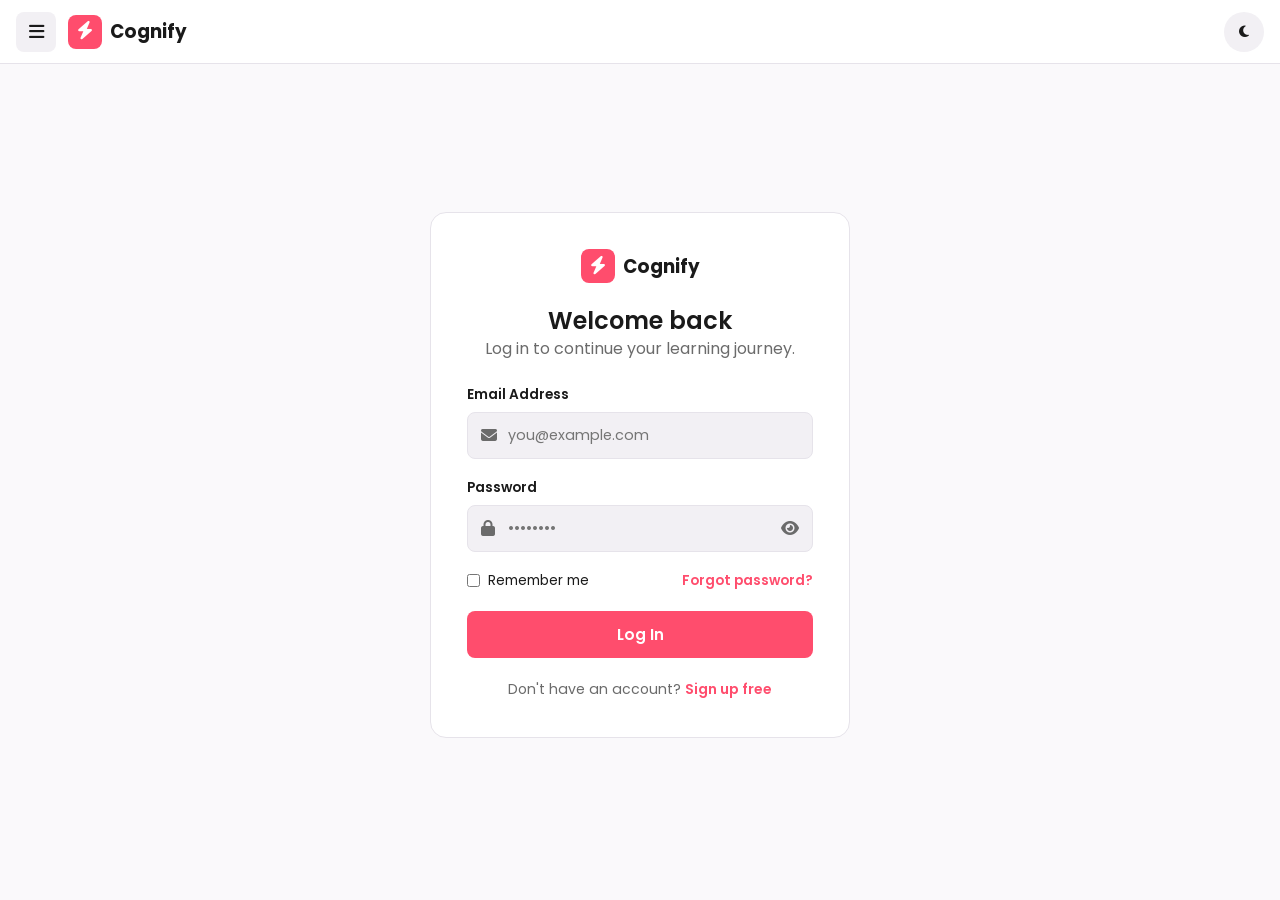
<file: login.html>
<!DOCTYPE html>
<html lang="en">
<head>
<meta charset="UTF-8">
<meta name="viewport" content="width=device-width, initial-scale=1.0">
<title>Log In — Cognify</title>
<link rel="stylesheet" href="https://cdnjs.cloudflare.com/ajax/libs/font-awesome/6.5.1/css/all.min.css">
<link rel="stylesheet" href="css/style.css">
</head>
<body>

<header class="topbar">
  <div class="topbar-left">
    <button class="menu-btn" id="menuBtn" aria-label="Open menu"><i class="fa-solid fa-bars"></i></button>
    <a href="index.html" class="brand">
      <span class="brand-mark"><i class="fa-solid fa-bolt"></i></span>
      <span class="name">Cognify</span>
    </a>
  </div>
  <div class="topbar-right">
    <button class="theme-toggle" aria-label="Toggle dark mode">
      <i class="fa-solid fa-moon"></i>
      <i class="fa-solid fa-sun"></i>
    </button>
  </div>
</header>

<div class="overlay" id="overlay"></div>

<nav class="drawer" id="drawer">
  <div class="drawer-head">
    <a href="index.html" class="brand"><span class="brand-mark"><i class="fa-solid fa-bolt"></i></span><span>Cognify</span></a>
    <button class="drawer-close" id="drawerClose" aria-label="Close menu"><i class="fa-solid fa-xmark"></i></button>
  </div>
  <ul class="drawer-links">
    <li><a href="index.html"><i class="fa-solid fa-house"></i> Home</a></li>
    <li><a href="courses.html"><i class="fa-solid fa-book"></i> Courses</a></li>
    <li><a href="login.html"><i class="fa-solid fa-right-to-bracket"></i> Log In</a></li>
    <li><a href="register.html"><i class="fa-solid fa-user-plus"></i> Sign Up</a></li>
  </ul>
</nav>

<div class="auth-wrap">
  <div class="auth-box">
    <a href="index.html" class="brand"><span class="brand-mark"><i class="fa-solid fa-bolt"></i></span><span>Cognify</span></a>
    <h1>Welcome back</h1>
    <p class="sub">Log in to continue your learning journey.</p>

    <form id="loginForm" novalidate>
      <div class="form-group">
        <label for="email">Email Address</label>
        <div class="input-wrap">
          <i class="fa-solid fa-envelope"></i>
          <input type="email" id="email" placeholder="you@example.com">
        </div>
        <div class="form-error"></div>
      </div>

      <div class="form-group">
        <label for="password">Password</label>
        <div class="input-wrap">
          <i class="fa-solid fa-lock"></i>
          <input type="password" id="password" placeholder="••••••••">
          <i class="fa-solid fa-eye toggle-pw"></i>
        </div>
        <div class="form-error"></div>
      </div>

      <div class="between-row">
        <label class="checkbox-row"><input type="checkbox"> Remember me</label>
        <a href="#" style="color:var(--primary); font-size:0.85rem; font-weight:600;">Forgot password?</a>
      </div>

      <button type="submit" class="btn btn-primary btn-block">Log In</button>
    </form>

    <p class="auth-switch">Don't have an account? <a href="register.html" style="color:var(--primary); font-weight:600;">Sign up free</a></p>
  </div>
</div>

<script src="js/main.js"></script>
</body>
</html>
</file>
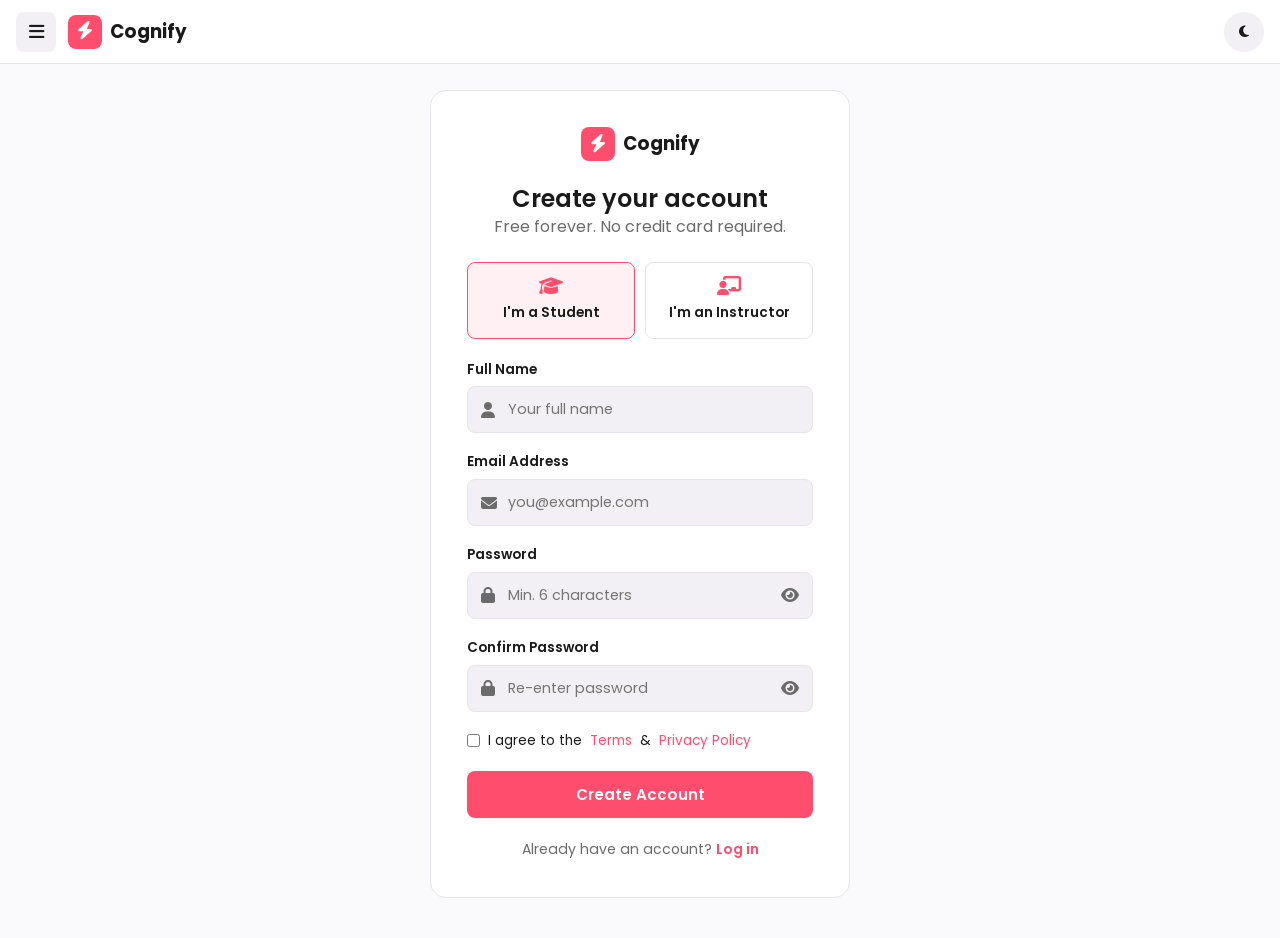
<file: register.html>
<!DOCTYPE html>
<html lang="en">
<head>
<meta charset="UTF-8">
<meta name="viewport" content="width=device-width, initial-scale=1.0">
<title>Create Account — Cognify</title>
<link rel="stylesheet" href="https://cdnjs.cloudflare.com/ajax/libs/font-awesome/6.5.1/css/all.min.css">
<link rel="stylesheet" href="css/style.css">
</head>
<body>

<header class="topbar">
  <div class="topbar-left">
    <button class="menu-btn" id="menuBtn" aria-label="Open menu"><i class="fa-solid fa-bars"></i></button>
    <a href="index.html" class="brand">
      <span class="brand-mark"><i class="fa-solid fa-bolt"></i></span>
      <span class="name">Cognify</span>
    </a>
  </div>
  <div class="topbar-right">
    <button class="theme-toggle" aria-label="Toggle dark mode">
      <i class="fa-solid fa-moon"></i>
      <i class="fa-solid fa-sun"></i>
    </button>
  </div>
</header>

<div class="overlay" id="overlay"></div>

<nav class="drawer" id="drawer">
  <div class="drawer-head">
    <a href="index.html" class="brand"><span class="brand-mark"><i class="fa-solid fa-bolt"></i></span><span>Cognify</span></a>
    <button class="drawer-close" id="drawerClose" aria-label="Close menu"><i class="fa-solid fa-xmark"></i></button>
  </div>
  <ul class="drawer-links">
    <li><a href="index.html"><i class="fa-solid fa-house"></i> Home</a></li>
    <li><a href="courses.html"><i class="fa-solid fa-book"></i> Courses</a></li>
    <li><a href="login.html"><i class="fa-solid fa-right-to-bracket"></i> Log In</a></li>
    <li><a href="register.html"><i class="fa-solid fa-user-plus"></i> Sign Up</a></li>
  </ul>
</nav>

<div class="auth-wrap">
  <div class="auth-box">
    <a href="index.html" class="brand"><span class="brand-mark"><i class="fa-solid fa-bolt"></i></span><span>Cognify</span></a>
    <h1>Create your account</h1>
    <p class="sub">Free forever. No credit card required.</p>

    <form id="registerForm" novalidate>

      <div class="role-row">
        <label class="role-option active">
          <input type="radio" name="role" value="student" checked>
          <i class="fa-solid fa-graduation-cap"></i>
          <span>I'm a Student</span>
        </label>
        <label class="role-option">
          <input type="radio" name="role" value="instructor">
          <i class="fa-solid fa-chalkboard-user"></i>
          <span>I'm an Instructor</span>
        </label>
      </div>

      <div class="form-group">
        <label for="fullname">Full Name</label>
        <div class="input-wrap">
          <i class="fa-solid fa-user"></i>
          <input type="text" id="fullname" placeholder="Your full name">
        </div>
        <div class="form-error"></div>
      </div>

      <div class="form-group">
        <label for="regEmail">Email Address</label>
        <div class="input-wrap">
          <i class="fa-solid fa-envelope"></i>
          <input type="email" id="regEmail" placeholder="you@example.com">
        </div>
        <div class="form-error"></div>
      </div>

      <div class="form-group">
        <label for="regPassword">Password</label>
        <div class="input-wrap">
          <i class="fa-solid fa-lock"></i>
          <input type="password" id="regPassword" placeholder="Min. 6 characters">
          <i class="fa-solid fa-eye toggle-pw"></i>
        </div>
        <div class="form-error"></div>
      </div>

      <div class="form-group">
        <label for="regConfirm">Confirm Password</label>
        <div class="input-wrap">
          <i class="fa-solid fa-lock"></i>
          <input type="password" id="regConfirm" placeholder="Re-enter password">
          <i class="fa-solid fa-eye toggle-pw"></i>
        </div>
        <div class="form-error"></div>
      </div>

      <div class="between-row">
        <label class="checkbox-row"><input type="checkbox" id="agreeTerms"> I agree to the <a href="#" style="color:var(--primary);">Terms</a> &amp; <a href="#" style="color:var(--primary);">Privacy Policy</a></label>
      </div>

      <button type="submit" class="btn btn-primary btn-block">Create Account</button>
    </form>

    <p class="auth-switch">Already have an account? <a href="login.html" style="color:var(--primary); font-weight:600;">Log in</a></p>
  </div>
</div>

<script src="js/main.js"></script>
</body>
</html>
</file>
<file: css/style.css>
/* =========================================================
   Cognify - style.css
   One shared stylesheet used by every page
   ========================================================= */

@import url('https://fonts.googleapis.com/css2?family=Poppins:wght@400;500;600;700&display=swap');

:root {
  --primary: #ff4d6d;
  --primary-dark: #c9184a;
  --success: #2dd4bf;
  --warning: #ffb703;
  --bg: #faf9fb;
  --surface: #ffffff;
  --surface-alt: #f2f0f4;
  --text: #1a1a1a;
  --text-light: #6b6b6b;
  --border: #e6e3ea;
}

[data-theme="dark"] {
  --bg: #121014;
  --surface: #1c1a20;
  --surface-alt: #26232b;
  --text: #f2f0f4;
  --text-light: #a9a4b0;
  --border: #34303a;
}

* { margin: 0; padding: 0; box-sizing: border-box; }

body {
  font-family: 'Poppins', sans-serif;
  background: var(--bg);
  color: var(--text);
  line-height: 1.6;
}

a { text-decoration: none; color: inherit; }
ul { list-style: none; }
img { max-width: 100%; display: block; }
button, input, select, textarea { font-family: inherit; }
button { cursor: pointer; border: none; }

.container {
  width: 100%;
  max-width: 1200px;
  margin: 0 auto;
  padding: 0 20px;
}

h1, h2, h3, h4 { font-weight: 600; line-height: 1.3; }
h1 { font-size: clamp(1.8rem, 5vw, 2.4rem); }
h2 { font-size: clamp(1.5rem, 4vw, 2rem); }
h3 { font-size: 1.2rem; }
p { color: var(--text-light); }

section { padding: 60px 0; }

.eyebrow {
  display: inline-block;
  color: var(--primary);
  font-weight: 600;
  font-size: 0.8rem;
  text-transform: uppercase;
  letter-spacing: 1px;
  margin-bottom: 10px;
}

.section-title { margin-bottom: 36px; }
.section-title.center { text-align: center; max-width: 600px; margin-left: auto; margin-right: auto; }
.section-title p { margin-top: 10px; }

/* ---------- Buttons ---------- */
.btn {
  display: inline-block;
  padding: 12px 24px;
  border-radius: 8px;
  font-weight: 600;
  font-size: 0.95rem;
  transition: 0.2s;
  text-align: center;
  border: none;
}
.btn-primary { background: var(--primary); color: #fff; }
.btn-primary:hover { background: var(--primary-dark); }
.btn-outline { background: transparent; border: 1.5px solid var(--border); color: var(--text); }
.btn-outline:hover { border-color: var(--primary); color: var(--primary); }
.btn-danger { background: transparent; border: 1.5px solid #e11d48; color: #e11d48; }
.btn-danger:hover { background: #e11d48; color: #fff; }
.btn-block { display: block; width: 100%; }
.btn-sm { padding: 9px 18px; font-size: 0.85rem; }
.btn:disabled { opacity: 0.6; cursor: not-allowed; }

/* ---------- Top bar ---------- */
.topbar {
  position: fixed;
  top: 0; left: 0; right: 0;
  height: 64px;
  background: var(--surface);
  border-bottom: 1px solid var(--border);
  display: flex;
  align-items: center;
  justify-content: space-between;
  padding: 0 16px;
  z-index: 1000;
}

.topbar-left { display: flex; align-items: center; gap: 12px; min-width: 0; }

.menu-btn {
  width: 40px; height: 40px;
  border-radius: 8px;
  background: var(--surface-alt);
  display: flex; align-items: center; justify-content: center;
  font-size: 1.1rem;
  color: var(--text);
  flex-shrink: 0;
}

.brand {
  display: flex;
  align-items: center;
  gap: 8px;
  font-weight: 700;
  font-size: 1.15rem;
  white-space: nowrap;
}

.brand-mark {
  width: 34px; height: 34px;
  border-radius: 8px;
  background: var(--primary);
  color: #fff;
  display: flex; align-items: center; justify-content: center;
  flex-shrink: 0;
}

.topbar-right { display: flex; align-items: center; gap: 10px; flex-shrink: 0; }

.theme-toggle {
  width: 40px; height: 40px;
  border-radius: 50%;
  background: var(--surface-alt);
  display: flex; align-items: center; justify-content: center;
  color: var(--text);
  flex-shrink: 0;
}
.theme-toggle .fa-sun { display: none; }
[data-theme="dark"] .theme-toggle .fa-sun { display: block; }
[data-theme="dark"] .theme-toggle .fa-moon { display: none; }

.topbar-auth { display: flex; gap: 8px; }

.user-chip {
  display: flex; align-items: center; gap: 8px;
  padding: 4px 12px 4px 4px;
  background: var(--surface-alt);
  border-radius: 30px;
}
.user-chip img { width: 30px; height: 30px; border-radius: 50%; object-fit: cover; }
.user-chip span { font-size: 0.85rem; font-weight: 600; white-space: nowrap; }

/* ---------- Side drawer nav (used on every page) ---------- */
.overlay {
  position: fixed; inset: 0;
  background: rgba(0,0,0,0.5);
  z-index: 1500;
  display: none;
}
.overlay.show { display: block; }

.drawer {
  position: fixed;
  top: 0; left: 0; bottom: 0;
  width: 280px;
  max-width: 82vw;
  background: var(--surface);
  z-index: 2000;
  transform: translateX(-100%);
  transition: transform 0.25s ease;
  overflow-y: auto;
  display: flex;
  flex-direction: column;
}
.drawer.open { transform: translateX(0); }

.drawer-head {
  display: flex;
  align-items: center;
  justify-content: space-between;
  padding: 18px 20px;
  border-bottom: 1px solid var(--border);
}

.drawer-close {
  width: 36px; height: 36px;
  border-radius: 8px;
  background: var(--surface-alt);
  display: flex; align-items: center; justify-content: center;
}

.drawer-links { padding: 12px 12px; flex: 1; }

.drawer-links a {
  display: flex;
  align-items: center;
  gap: 12px;
  padding: 13px 12px;
  border-radius: 8px;
  font-size: 0.95rem;
  font-weight: 500;
  color: var(--text-light);
}
.drawer-links a i { width: 20px; text-align: center; }
.drawer-links a:hover, .drawer-links a.active { background: var(--surface-alt); color: var(--primary); }

.drawer-foot {
  padding: 18px 20px;
  border-top: 1px solid var(--border);
  display: flex;
  flex-direction: column;
  gap: 10px;
}

/* ---------- Grid (auto-collapsing, no fixed columns) ---------- */
.grid {
  display: grid;
  grid-template-columns: repeat(auto-fit, minmax(230px, 1fr));
  gap: 20px;
}

/* ---------- Cards ---------- */
.card {
  background: var(--surface);
  border: 1px solid var(--border);
  border-radius: 12px;
  transition: 0.2s;
}
.card:hover { box-shadow: 0 8px 24px rgba(0,0,0,0.08); }

.course-card { overflow: hidden; }
.course-thumb { position: relative; aspect-ratio: 16/10; overflow: hidden; }
.course-thumb img { width: 100%; height: 100%; object-fit: cover; }
.course-free-tag {
  position: absolute; top: 12px; left: 12px;
  background: var(--success); color: #063;
  font-size: 0.7rem; font-weight: 700;
  padding: 4px 10px; border-radius: 20px;
}
.course-body { padding: 18px; }
.course-cat { font-size: 0.72rem; font-weight: 600; color: var(--primary); text-transform: uppercase; }
.course-title { font-size: 1rem; margin: 6px 0; }
.course-instructor { display: flex; align-items: center; gap: 8px; font-size: 0.82rem; color: var(--text-light); margin-bottom: 10px; }
.course-instructor img { width: 22px; height: 22px; border-radius: 50%; object-fit: cover; }
.course-meta { display: flex; justify-content: space-between; font-size: 0.8rem; color: var(--text-light); margin-bottom: 12px; flex-wrap: wrap; gap: 6px; }
.course-meta .rating { color: var(--warning); font-weight: 600; }
.course-meta .rating span { color: var(--text-light); font-weight: 400; }

.progress-bar { width: 100%; height: 8px; background: var(--surface-alt); border-radius: 20px; overflow: hidden; margin: 6px 0; }
.progress-fill { height: 100%; background: var(--primary); border-radius: 20px; }
.progress-label { display: flex; justify-content: space-between; font-size: 0.75rem; color: var(--text-light); }

.badge { display: inline-block; padding: 4px 12px; border-radius: 20px; font-size: 0.72rem; font-weight: 600; white-space: nowrap; }
.badge-success { background: rgba(45,212,191,0.15); color: #0d9488; }
.badge-warning { background: rgba(255,183,3,0.18); color: #a16207; }
.badge-info { background: rgba(96,165,250,0.18); color: #2563eb; }
[data-theme="dark"] .badge-success { color: #5eead4; }
[data-theme="dark"] .badge-warning { color: #fcd34d; }
[data-theme="dark"] .badge-info { color: #93c5fd; }

/* ---------- Page header (interior pages) ---------- */
.page-header {
  padding: 130px 0 36px;
  background: var(--surface-alt);
  border-bottom: 1px solid var(--border);
}
.breadcrumb { font-size: 0.85rem; color: var(--text-light); margin-bottom: 10px; }
.breadcrumb a { color: var(--text-light); }
.breadcrumb a:hover { color: var(--primary); }

/* ---------- Forms ---------- */
.form-group { margin-bottom: 18px; }
.form-group label { display: block; font-size: 0.85rem; font-weight: 600; margin-bottom: 6px; }

.input-wrap { position: relative; }
.input-wrap i { position: absolute; left: 14px; top: 50%; transform: translateY(-50%); color: var(--text-light); }
.input-wrap input, .input-wrap select {
  width: 100%;
  padding: 12px 14px 12px 40px;
  border: 1.5px solid var(--border);
  border-radius: 8px;
  background: var(--surface-alt);
  color: var(--text);
  font-size: 0.9rem;
}
.input-wrap input:focus, .input-wrap select:focus { outline: none; border-color: var(--primary); }
.input-wrap .toggle-pw { left: auto; right: 14px; cursor: pointer; }

.form-error { display: none; color: #e11d48; font-size: 0.78rem; margin-top: 6px; }
.form-error.show { display: block; }

textarea {
  width: 100%; padding: 12px 14px;
  border: 1.5px solid var(--border); border-radius: 8px;
  background: var(--surface-alt); color: var(--text);
  font-size: 0.9rem; resize: vertical; min-height: 90px;
}

.checkbox-row { display: flex; align-items: center; gap: 8px; font-size: 0.85rem; flex-wrap: wrap; }
.checkbox-row input { accent-color: var(--primary); }

/* ---------- Auth pages ---------- */
.auth-wrap { min-height: 100vh; display: flex; align-items: center; justify-content: center; padding: 90px 20px 40px; }
.auth-box { width: 100%; max-width: 420px; background: var(--surface); border: 1px solid var(--border); border-radius: 16px; padding: 36px; }
.auth-box .brand { justify-content: center; margin-bottom: 22px; }
.auth-box h1 { text-align: center; font-size: 1.5rem; }
.auth-box > p.sub { text-align: center; margin-bottom: 22px; }
.auth-switch { text-align: center; margin-top: 20px; font-size: 0.88rem; }
.divider { text-align: center; font-size: 0.8rem; color: var(--text-light); margin: 20px 0; }
.between-row { display: flex; justify-content: space-between; align-items: center; margin-bottom: 20px; flex-wrap: wrap; gap: 8px; }

.role-row { display: grid; grid-template-columns: 1fr 1fr; gap: 10px; margin-bottom: 20px; }
.role-option { border: 1.5px solid var(--border); border-radius: 8px; padding: 14px; text-align: center; font-size: 0.85rem; font-weight: 600; }
.role-option i { display: block; font-size: 1.2rem; color: var(--primary); margin-bottom: 6px; }
.role-option input { display: none; }
.role-option.active { border-color: var(--primary); background: rgba(255,77,109,0.08); }

/* ---------- Dashboard layout ---------- */
.dash-wrap { padding-top: 64px; min-height: 100vh; }
.dash-main { padding: 26px 16px 50px; }

.dash-top { display: flex; justify-content: space-between; align-items: center; margin-bottom: 22px; flex-wrap: wrap; gap: 14px; }

.welcome-card {
  background: var(--primary);
  color: #fff;
  border-radius: 14px;
  padding: 26px;
  display: flex; justify-content: space-between; align-items: center;
  flex-wrap: wrap; gap: 16px;
  margin-bottom: 26px;
}
.welcome-card p { color: rgba(255,255,255,0.85); }
.welcome-card .btn { background: #fff; color: var(--primary-dark); }

.stat-grid { display: grid; grid-template-columns: repeat(auto-fit, minmax(150px, 1fr)); gap: 16px; margin-bottom: 28px; }
.stat-card { background: var(--surface); border: 1px solid var(--border); border-radius: 12px; padding: 18px; }
.stat-icon { width: 38px; height: 38px; border-radius: 10px; background: var(--primary); color: #fff; display: flex; align-items: center; justify-content: center; margin-bottom: 10px; }
.stat-value { font-size: 1.5rem; font-weight: 700; }
.stat-label { font-size: 0.8rem; color: var(--text-light); }

.dash-section { margin-bottom: 28px; }
.dash-section-head { display: flex; justify-content: space-between; align-items: center; margin-bottom: 14px; flex-wrap: wrap; gap: 8px; }
.see-all { font-size: 0.85rem; color: var(--primary); font-weight: 600; }

.list-row { display: flex; align-items: center; gap: 14px; background: var(--surface); border: 1px solid var(--border); border-radius: 10px; padding: 14px 16px; margin-bottom: 10px; flex-wrap: wrap; }
.list-row img.thumb { width: 52px; height: 52px; border-radius: 8px; object-fit: cover; flex-shrink: 0; }
.list-row .info { flex: 1; min-width: 140px; }
.list-row .info h4 { font-size: 0.88rem; margin-bottom: 4px; }
.list-row .info p { font-size: 0.76rem; }

.date-box { width: 46px; height: 46px; border-radius: 10px; background: var(--surface-alt); display: flex; flex-direction: column; align-items: center; justify-content: center; flex-shrink: 0; }
.date-box strong { font-size: 0.95rem; color: var(--primary); line-height: 1; }
.date-box span { font-size: 0.6rem; color: var(--text-light); text-transform: uppercase; }

.activity-row { display: flex; gap: 12px; padding: 12px 0; border-bottom: 1px solid var(--border); font-size: 0.85rem; }
.activity-row:last-child { border-bottom: none; }
.activity-row i { color: var(--primary); width: 20px; text-align: center; flex-shrink: 0; }

.manage-row { display: flex; flex-wrap: wrap; align-items: center; gap: 14px; background: var(--surface); border: 1px solid var(--border); border-radius: 10px; padding: 14px 16px; margin-bottom: 10px; }
.manage-row img { width: 64px; height: 44px; border-radius: 8px; object-fit: cover; flex-shrink: 0; }
.manage-row .info { flex: 1; min-width: 160px; }
.manage-row .stat { font-size: 0.8rem; min-width: 70px; }
.manage-row .stat strong { display: block; font-size: 0.92rem; }
.manage-row .stat span { font-size: 0.68rem; color: var(--text-light); }
.manage-row .row-actions { display: flex; gap: 6px; margin-left: auto; }

.icon-btn { width: 34px; height: 34px; border-radius: 8px; background: var(--surface-alt); display: flex; align-items: center; justify-content: center; flex-shrink: 0; }
.icon-btn:hover { background: var(--primary); color: #fff; }

.create-form { display: grid; grid-template-columns: repeat(auto-fit, minmax(220px, 1fr)); gap: 16px 20px; }
.create-form .full { grid-column: 1 / -1; }

.upload-box { border: 2px dashed var(--border); border-radius: 10px; padding: 28px 16px; text-align: center; grid-column: 1 / -1; }
.upload-box i { font-size: 1.5rem; color: var(--primary); margin-bottom: 8px; }

.tab-row { display: flex; gap: 6px; margin-bottom: 20px; border-bottom: 1px solid var(--border); overflow-x: auto; }
.tab-btn { padding: 12px 16px; font-size: 0.85rem; font-weight: 600; color: var(--text-light); border-bottom: 2px solid transparent; white-space: nowrap; background: transparent; }
.tab-btn.active { color: var(--primary); border-color: var(--primary); }
.tab-panel { display: none; }
.tab-panel.active { display: block; }

.accordion-item { border: 1px solid var(--border); border-radius: 10px; margin-bottom: 10px; overflow: hidden; }
.accordion-head { display: flex; justify-content: space-between; align-items: center; padding: 14px 16px; background: var(--surface-alt); gap: 10px; }
.accordion-head span.meta { font-size: 0.76rem; color: var(--text-light); white-space: nowrap; }
.accordion-body { max-height: 0; overflow: hidden; }
.accordion-item.open .accordion-body { max-height: 500px; }
.lesson-row { display: flex; align-items: center; gap: 10px; padding: 12px 16px; font-size: 0.85rem; border-top: 1px solid var(--border); }
.lesson-row span { margin-left: auto; color: var(--text-light); font-size: 0.75rem; }

/* ---------- Courses page filters ---------- */
.courses-layout { display: grid; grid-template-columns: 1fr; gap: 26px; padding: 36px 0 70px; }
.filters { background: var(--surface); border: 1px solid var(--border); border-radius: 12px; padding: 20px; height: fit-content; }
.filter-group { margin-bottom: 20px; }
.filter-group h4 { font-size: 0.76rem; text-transform: uppercase; color: var(--text-light); margin-bottom: 10px; }
.filter-check { display: flex; align-items: center; gap: 8px; margin-bottom: 10px; font-size: 0.85rem; }
.filter-check input { accent-color: var(--primary); }

.search-bar { display: flex; gap: 10px; margin-bottom: 20px; }
.search-bar input { flex: 1; min-width: 0; padding: 12px 16px; border: 1.5px solid var(--border); border-radius: 8px; background: var(--surface); color: var(--text); }

.chip-row { display: flex; gap: 8px; flex-wrap: wrap; margin-bottom: 24px; }
.chip { padding: 8px 16px; border-radius: 20px; background: var(--surface-alt); font-size: 0.82rem; font-weight: 500; }
.chip.active { background: var(--primary); color: #fff; }

/* ---------- Course details ---------- */
.course-hero { background: var(--surface-alt); padding: 130px 0 40px; border-bottom: 1px solid var(--border); }
.course-hero-grid { display: grid; grid-template-columns: 1fr; gap: 30px; }
.hero-meta { display: flex; gap: 18px; flex-wrap: wrap; font-size: 0.85rem; margin: 14px 0; }
.hero-meta span { display: flex; align-items: center; gap: 6px; }
.instructor-chip { display: flex; align-items: center; gap: 10px; }
.instructor-chip img { width: 36px; height: 36px; border-radius: 50%; object-fit: cover; }

.enroll-box { background: var(--surface); border: 1px solid var(--border); border-radius: 14px; overflow: hidden; height: fit-content; }
.enroll-box img { width: 100%; aspect-ratio: 16/10; object-fit: cover; }
.enroll-box-body { padding: 20px; }
.enroll-includes { margin: 16px 0; display: flex; flex-direction: column; gap: 10px; font-size: 0.85rem; }
.enroll-includes i { color: var(--primary); width: 16px; }

.course-content { display: grid; grid-template-columns: 1fr; gap: 30px; padding: 40px 0 70px; }
.related-course { display: flex; gap: 10px; margin-bottom: 14px; }
.related-course img { width: 60px; height: 44px; border-radius: 8px; object-fit: cover; flex-shrink: 0; }
.related-course h5 { font-size: 0.82rem; margin-bottom: 4px; }

.review-item { display: flex; gap: 14px; padding: 16px 0; border-bottom: 1px solid var(--border); }
.review-item img { width: 40px; height: 40px; border-radius: 50%; object-fit: cover; flex-shrink: 0; }
.review-head { display: flex; justify-content: space-between; font-size: 0.85rem; flex-wrap: wrap; gap: 4px; }
.stars { color: var(--warning); font-size: 0.8rem; margin: 4px 0; }

/* ---------- Assignments ---------- */
.assign-filters { display: flex; gap: 8px; margin-bottom: 24px; flex-wrap: wrap; }
.assign-grid { display: grid; grid-template-columns: repeat(auto-fit, minmax(280px, 1fr)); gap: 18px; }
.assign-card { background: var(--surface); border: 1px solid var(--border); border-radius: 12px; padding: 20px; }
.assign-top { display: flex; justify-content: space-between; align-items: flex-start; gap: 10px; margin-bottom: 10px; }
.assign-tag { font-size: 0.72rem; font-weight: 600; color: var(--primary); text-transform: uppercase; }
.assign-meta { display: flex; gap: 16px; font-size: 0.8rem; color: var(--text-light); margin: 12px 0; flex-wrap: wrap; }
.assign-footer { display: flex; justify-content: space-between; align-items: center; padding-top: 14px; border-top: 1px solid var(--border); flex-wrap: wrap; gap: 8px; }

/* ---------- Progress page ---------- */
.progress-grid { display: grid; grid-template-columns: 1fr; gap: 20px; margin-bottom: 28px; }
.ring-card { display: flex; flex-direction: column; align-items: center; justify-content: center; text-align: center; padding: 28px; }
.ring { position: relative; width: 170px; height: 170px; }
.ring svg { transform: rotate(-90deg); }
.ring circle { fill: none; stroke-width: 12; }
.ring .bg { stroke: var(--surface-alt); }
.ring .fg { stroke: var(--primary); stroke-linecap: round; }
.ring-value { position: absolute; inset: 0; display: flex; flex-direction: column; align-items: center; justify-content: center; }
.ring-value strong { font-size: 1.9rem; }
.ring-value span { font-size: 0.75rem; color: var(--text-light); }

.mini-stat-grid { display: grid; grid-template-columns: repeat(auto-fit, minmax(220px, 1fr)); gap: 16px; }
.mini-stat { display: flex; align-items: center; gap: 14px; padding: 18px; }
.mini-stat i { font-size: 1.3rem; color: var(--primary); flex-shrink: 0; }
.mini-stat h4 { font-size: 0.85rem; }
.mini-stat p { font-size: 0.78rem; }

.cert-card { text-align: center; padding: 22px; }
.cert-card i { font-size: 1.9rem; color: var(--warning); margin-bottom: 10px; }
.cert-card h4 { font-size: 0.86rem; margin-bottom: 4px; }
.cert-card p { font-size: 0.75rem; margin-bottom: 14px; }

.badge-grid { display: grid; grid-template-columns: repeat(auto-fit, minmax(120px, 1fr)); gap: 16px; text-align: center; padding: 20px; }
.achievement { display: flex; flex-direction: column; align-items: center; gap: 8px; }
.achievement-icon { width: 52px; height: 52px; border-radius: 50%; background: var(--primary); color: #fff; display: flex; align-items: center; justify-content: center; font-size: 1.2rem; }
.achievement.locked .achievement-icon { background: var(--surface-alt); color: var(--text-light); }
.achievement h5 { font-size: 0.78rem; }
.achievement span { font-size: 0.68rem; color: var(--text-light); }

/* ---------- Profile ---------- */
.profile-header { display: flex; align-items: center; gap: 22px; padding: 26px; flex-wrap: wrap; }
.profile-avatar { position: relative; flex-shrink: 0; }
.profile-avatar img { width: 92px; height: 92px; border-radius: 50%; object-fit: cover; }
.avatar-edit { position: absolute; bottom: 0; right: 0; width: 28px; height: 28px; border-radius: 50%; background: var(--primary); color: #fff; display: flex; align-items: center; justify-content: center; border: 3px solid var(--surface); font-size: 0.68rem; }
.role-tag { display: inline-block; font-size: 0.75rem; font-weight: 600; color: var(--primary); background: rgba(255,77,109,0.1); padding: 4px 10px; border-radius: 20px; margin-bottom: 8px; }

.profile-layout { display: grid; grid-template-columns: 1fr; gap: 22px; margin-top: 22px; }
.info-row { display: flex; align-items: center; gap: 12px; margin-bottom: 14px; }
.info-row i { width: 32px; height: 32px; border-radius: 8px; background: var(--surface-alt); color: var(--primary); display: flex; align-items: center; justify-content: center; flex-shrink: 0; }
.info-row span { display: block; font-size: 0.68rem; color: var(--text-light); text-transform: uppercase; }
.info-row strong { font-size: 0.86rem; font-weight: 500; }

.mini-stats-2 { display: grid; grid-template-columns: 1fr 1fr; gap: 12px; }
.mini-stats-2 div { text-align: center; padding: 16px; background: var(--surface-alt); border-radius: 10px; }
.mini-stats-2 strong { display: block; font-size: 1.15rem; color: var(--primary); }
.mini-stats-2 span { font-size: 0.7rem; color: var(--text-light); }

.skill-tag { display: inline-block; padding: 6px 14px; background: var(--surface-alt); border-radius: 20px; font-size: 0.78rem; margin: 0 6px 6px 0; }

/* ---------- Modal ---------- */
.modal-bg {
  display: none;
  position: fixed; inset: 0; background: rgba(0,0,0,0.5);
  align-items: center; justify-content: center; z-index: 2500; padding: 20px;
}
.modal-bg.show { display: flex; }
.modal { background: var(--surface); border-radius: 14px; padding: 26px; max-width: 460px; width: 100%; max-height: 85vh; overflow-y: auto; }
.modal-head { display: flex; justify-content: space-between; align-items: center; margin-bottom: 18px; }
.modal-close { width: 32px; height: 32px; border-radius: 50%; background: var(--surface-alt); display: flex; align-items: center; justify-content: center; flex-shrink: 0; }

/* ---------- Toast ---------- */
.toast {
  position: fixed; bottom: 20px; left: 50%; transform: translateX(-50%);
  background: var(--surface); border: 1px solid var(--border);
  padding: 12px 22px; border-radius: 30px;
  font-size: 0.85rem; display: none; align-items: center; gap: 8px;
  box-shadow: 0 8px 20px rgba(0,0,0,0.15);
  z-index: 3000;
  max-width: 90vw;
}
.toast.show { display: flex; }
.toast i { color: var(--success); }

/* ---------- Footer ---------- */
.footer { background: var(--surface); border-top: 1px solid var(--border); padding: 50px 0 20px; }
.footer-grid { display: grid; grid-template-columns: repeat(auto-fit, minmax(160px, 1fr)); gap: 28px; padding-bottom: 28px; }
.footer-col h4 { font-size: 0.9rem; margin-bottom: 14px; }
.footer-col ul li { margin-bottom: 10px; }
.footer-col ul li a { font-size: 0.85rem; color: var(--text-light); }
.footer-col ul li a:hover { color: var(--primary); }
.footer-brand p { margin: 12px 0; font-size: 0.85rem; max-width: 280px; }
.social-row { display: flex; gap: 10px; margin-top: 4px; }
.social-row a { width: 34px; height: 34px; border-radius: 50%; background: var(--surface-alt); display: flex; align-items: center; justify-content: center; }
.social-row a:hover { background: var(--primary); color: #fff; }
.footer-bottom { border-top: 1px solid var(--border); padding-top: 20px; display: flex; justify-content: space-between; flex-wrap: wrap; gap: 10px; font-size: 0.8rem; color: var(--text-light); }

/* ---------- 404 ---------- */
.error-page { min-height: 100vh; display: flex; align-items: center; justify-content: center; text-align: center; padding: 100px 20px; }
.error-code { font-size: clamp(3.5rem, 15vw, 6rem); font-weight: 700; color: var(--primary); }

/* ---------- Utility ---------- */
.text-center { text-align: center; }
.mt-8 { margin-top: 8px; } .mt-16 { margin-top: 16px; } .mt-24 { margin-top: 24px; }
.mb-8 { margin-bottom: 8px; } .mb-16 { margin-bottom: 16px; } .mb-24 { margin-bottom: 24px; }
.flex { display: flex; }
.gap-10 { gap: 10px; }
.items-center { align-items: center; }
.justify-between { justify-content: space-between; }
.flex-wrap { flex-wrap: wrap; }

/* ---------- Responsive ---------- */
@media (min-width: 640px) {
  .topbar-auth { display: flex; }
}
@media (max-width: 639px) {
  .topbar-auth { display: none; }
}

@media (min-width: 700px) {
  .courses-layout { grid-template-columns: 240px 1fr; }
  .course-content { grid-template-columns: 1fr 280px; }
  .profile-layout { grid-template-columns: 1fr 280px; }
  .progress-grid { grid-template-columns: 280px 1fr; }
}

@media (min-width: 860px) {
  .course-hero-grid { grid-template-columns: 1.5fr 1fr; }
}

@media (max-width: 500px) {
  .topbar { padding: 0 12px; }
  section { padding: 44px 0; }
  .page-header { padding: 110px 0 28px; }
  .course-hero { padding: 110px 0 32px; }
  .auth-box { padding: 28px 20px; }
  .welcome-card { flex-direction: column; align-items: flex-start; text-align: left; }
  .manage-row .row-actions { margin-left: 0; width: 100%; justify-content: flex-end; }
}
</file>
